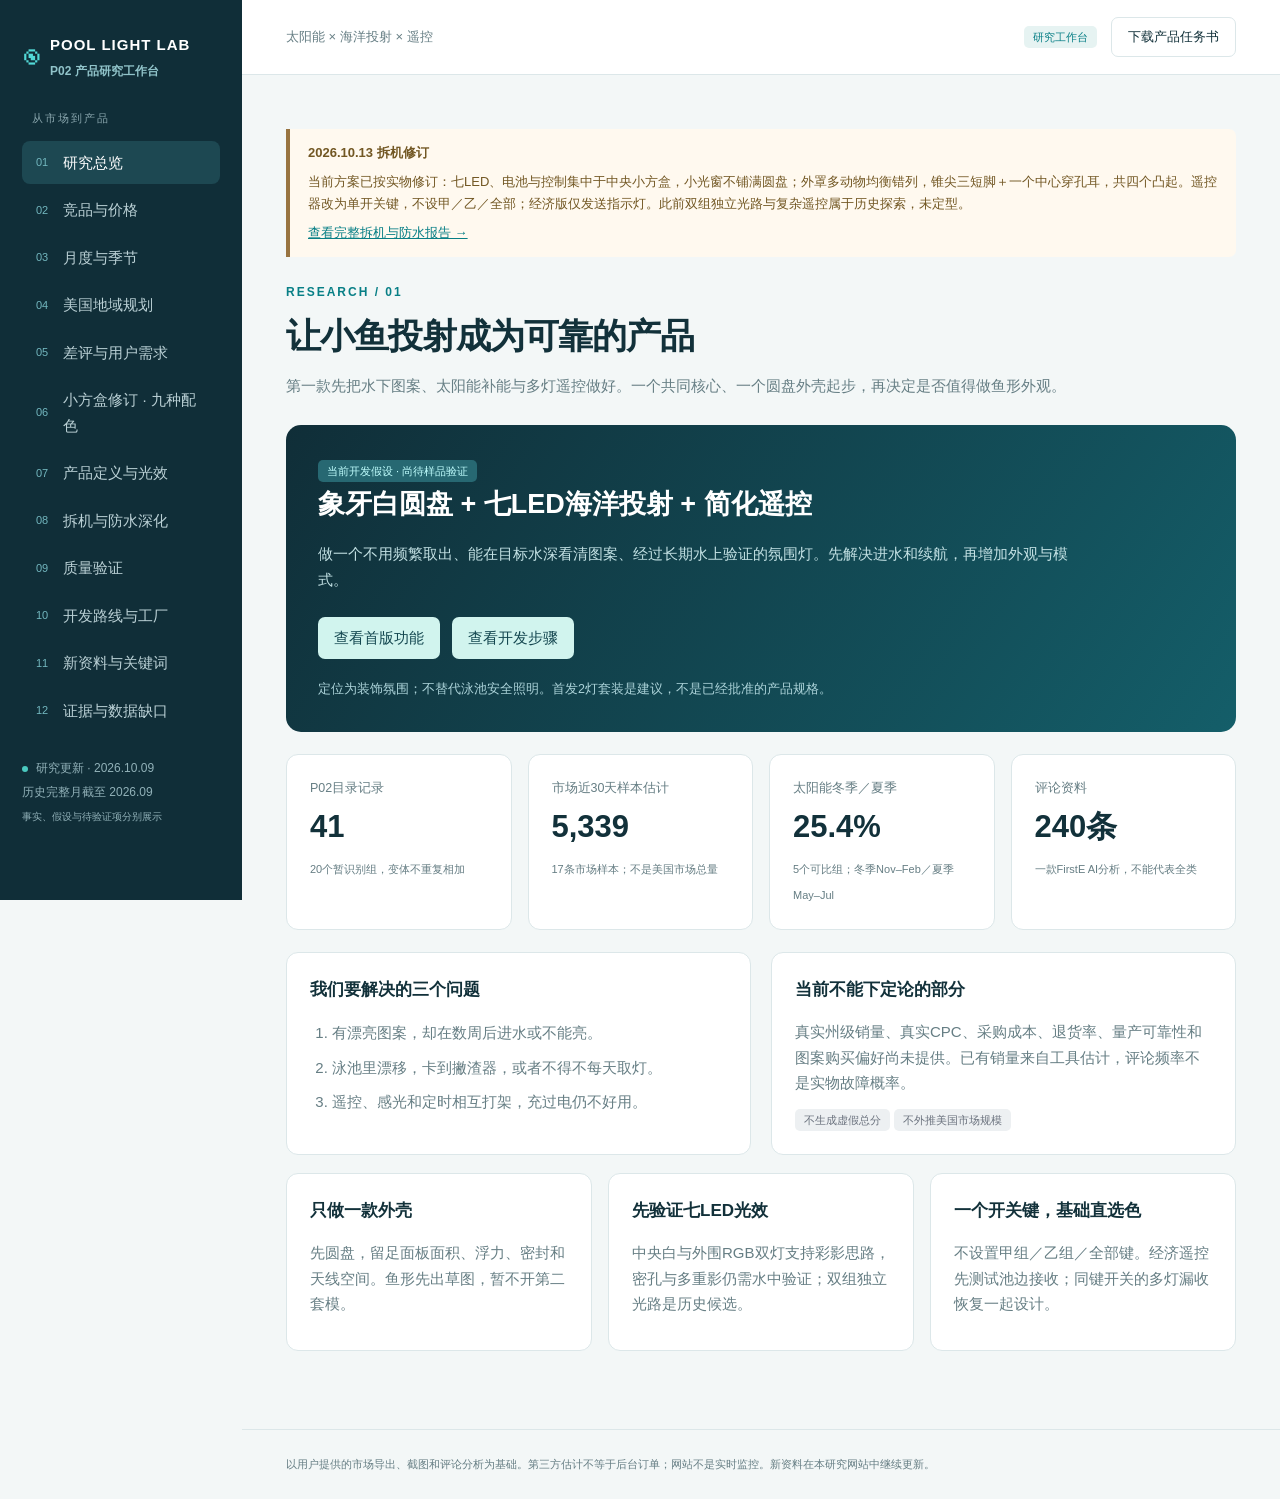
<file: index.html>
<!doctype html><html lang="zh-CN"><head><meta charset="utf-8"><meta name="viewport" content="width=device-width,initial-scale=1"><title>P02 · 太阳能投射泳池灯研究</title><meta name="description" content="P02泳池灯的市场、季节、评论、产品定义与质量验证研究工作台。"><link rel="stylesheet" href="style.css"></head><body>
<aside class="sidebar"><a class="brand" href="#overview"><span class="brandmark">◉</span><strong>POOL LIGHT LAB<small>P02 产品研究工作台</small></strong></a><div class="navlabel">从市场到产品</div><nav id="navigation"></nav><div class="sidebarfoot"><span class="dot"></span>研究更新 · 2026.10.09<br>历史完整月截至 2026.09<br><small>事实、假设与待验证项分别展示</small></div></aside>
<main><header class="topbar"><span>太阳能 × 海洋投射 × 遥控</span><div><span class="pill">研究工作台</span> <button id="exportBrief" class="ghost">下载产品任务书</button></div></header><div id="app" aria-live="polite"></div><footer>以用户提供的市场导出、截图和评论分析为基础。第三方估计不等于后台订单；网站不是实时监控。新资料在本研究网站中继续更新。</footer></main>
<dialog id="imageDialog"><button id="closeImage" aria-label="关闭图片">×</button><img id="largeImage" alt="竞品原始截图"></dialog><div id="toast" role="status"></div>
<script src="content.js"></script><script src="app.js"></script><script src="climate.js"></script><script src="concepts-v3.js"></script><script src="teardown.js"></script></body></html>
</file>
<file: style.css>
:root{--ink:#12313a;--muted:#667e84;--teal:#087f86;--sea:#0fa6ad;--nav:#102e38;--line:#dce7e9;--paper:#f3f7f7;--amber:#996321;--red:#ba4945}*{box-sizing:border-box}html{scroll-behavior:smooth}body{margin:0;color:var(--ink);background:var(--paper);font:15px/1.7 "Segoe UI","Microsoft YaHei",sans-serif}button,input,select{font:inherit}button,select{cursor:pointer}a{color:var(--teal)}button:focus-visible,a:focus-visible,input:focus-visible,select:focus-visible{outline:3px solid #ffc45b;outline-offset:3px}.sidebar{position:fixed;inset:0 auto 0 0;width:242px;padding:32px 22px;background:var(--nav);color:#bad0d5;z-index:5}.brand{color:white;text-decoration:none;display:flex;gap:10px;align-items:center;line-height:1.4}.brand strong{font-size:15px;letter-spacing:1px}.brand small{display:block;letter-spacing:0;font-size:12px;color:#91c4ca;margin-top:8px}.brandmark{font-size:35px;color:#52d9d7}.navlabel{margin:42px 10px 13px;font-size:11px;color:#89a6ad;letter-spacing:2px}nav a{display:flex;align-items:center;gap:15px;padding:12px 14px;color:#bad0d5;text-decoration:none;border-radius:8px;margin:4px 0}nav a.active{background:#1d4852;color:#fff}nav a span{font-size:11px;color:#73b7bf}.sidebarfoot{position:absolute;bottom:26px;font-size:12px;line-height:2;color:#91b1b8}.sidebarfoot small{font-size:10px}.dot{display:inline-block;width:6px;height:6px;border-radius:50%;background:#4ac9bf;margin-right:8px}main{margin-left:242px}.topbar{height:75px;background:#fff;border-bottom:1px solid var(--line);display:flex;align-items:center;justify-content:space-between;padding:0 44px;color:var(--muted);font-size:13px}.topbar div{display:flex;gap:14px;align-items:center}#app{max-width:1450px;margin:auto;padding:38px 44px 60px}.eyebrow{color:var(--teal);font-size:12px;letter-spacing:2px;font-weight:700}.title{font-size:35px;line-height:1.35;letter-spacing:-1px;margin:9px 0 14px}.subtitle{color:var(--muted);max-width:900px;margin:0 0 26px}.pill,.tag{display:inline-block;border-radius:5px;background:#e6f3f2;color:var(--teal);padding:2px 9px;font-size:11px}.tag.assumption{background:#fff2d7;color:#8a6028}.tag.missing{background:#edf0f2;color:#6b727e}.tag.risk{background:#fff0ec;color:#a84237}button{border:0;border-radius:7px;padding:8px 16px;background:var(--teal);color:white}button.ghost{background:white;color:var(--ink);border:1px solid var(--line)}button:disabled{opacity:.5;cursor:default}.hero{position:relative;padding:32px;background:linear-gradient(125deg,#102e38,#145e69);border-radius:15px;color:white;overflow:hidden}.hero h2{font-size:27px;margin:0 0 13px}.hero p{max-width:760px;color:#c3e1e4;margin:0}.hero .pill{background:#276872;color:#c1ffff}.hero .actions{display:flex;gap:12px;flex-wrap:wrap;margin-top:25px}.hero button{background:#d1f4ee;color:#144750}.hero small{display:block;margin-top:20px;color:#acd3d9}.metrics{display:grid;grid-template-columns:repeat(4,minmax(0,1fr));gap:16px;margin:22px 0}.metric,.card{background:#fff;border:1px solid var(--line);border-radius:12px;padding:23px}.metric small{color:var(--muted);display:block}.metric strong{display:block;font-size:31px;line-height:1.3;margin:8px 0;color:var(--ink)}.metric em{font-style:normal;font-size:11px;color:var(--muted)}h2{font-size:22px;margin:29px 0 16px}h3{font-size:17px;margin:0 0 14px}p{margin:10px 0}.grid2{display:grid;grid-template-columns:1fr 1fr;gap:20px}.grid3{display:grid;grid-template-columns:repeat(3,1fr);gap:16px}.card{margin-bottom:18px}.card p{color:var(--muted)}.notice{border-left:3px solid #d4a452;background:#fff8e9;color:#725723;padding:13px 18px;font-size:13px;margin:16px 0 22px;border-radius:0 7px 7px 0}.notice.teal{background:#e7f5f2;border-color:#25a096;color:#246267}.controls{display:flex;gap:14px;flex-wrap:wrap;align-items:center;margin:0 0 20px}.controls label{font-size:12px;color:var(--muted)}select,input[type=search],input[type=number]{border:1px solid var(--line);border-radius:6px;padding:8px 10px;background:white;color:var(--ink)}input[type=search]{min-width:260px}input[type=range]{accent-color:var(--teal);width:100%;cursor:grab}.sliderbar{display:flex;gap:16px;align-items:center;padding:15px 0}.sliderbar strong{white-space:nowrap;font-size:24px;color:var(--teal)}.chart{width:100%;display:block;min-height:230px}.chart text{fill:#768e95;font:12px "Microsoft YaHei",sans-serif}.chart .hit{cursor:pointer}.chart .hit:hover{fill:#d3f3ef}.chart .axis{stroke:#e8eff0}.tablewrap{overflow:auto;border:1px solid var(--line);border-radius:9px}table{width:100%;border-collapse:collapse;font-size:13px;background:white}th{background:#edf4f4;color:#45636d;text-align:left;font-weight:600;white-space:nowrap}td,th{padding:12px 14px;border-bottom:1px solid var(--line);vertical-align:top}td{min-width:85px}tr:last-child td{border:0}tbody tr:hover{background:#f8fbfb}td.titlecell{min-width:300px;max-width:430px}td small{display:block;color:var(--muted)}.num{font-variant-numeric:tabular-nums;font-weight:600}.imagecard img{width:100%;height:260px;object-fit:contain;background:#fff;cursor:zoom-in}.imagecard .facts{padding-top:15px;font-size:13px}.imagecard strong{display:block;font-size:16px}.source{font-size:11px;color:var(--muted);margin-top:12px}.flow{display:flex;align-items:stretch;gap:10px;margin:20px 0;flex-wrap:wrap}.flow span{padding:12px 16px;border:1px solid var(--line);border-radius:7px;background:#fff;flex:1;text-align:center;min-width:100px}.flow b{align-self:center;color:#69a0a7}.checklist{padding-left:22px;color:var(--muted)}.checklist li{margin:9px 0}.barrow{display:grid;grid-template-columns:150px 1fr 72px;gap:14px;align-items:center;font-size:13px;margin:14px 0}.bartrack{height:12px;background:#f0f3f3;border-radius:3px;overflow:hidden}.barfill{height:100%;background:#b75a4b;border-radius:3px}.barfill.positive{background:var(--teal)}.map{display:grid;grid-template-columns:repeat(12,1fr);grid-template-rows:repeat(8,42px);gap:5px;margin:15px 0 24px}.state{padding:0;position:relative;border:1px solid #d2e2e5;background:#e7edef;color:#728990;font-size:12px;font-weight:600;border-radius:5px}.state.selected{outline:3px solid #0c7680;outline-offset:1px}.state.active{background:#1e918f;color:white}.state.start{background:#83c9b9;color:#144f4a}.state.close{background:#dcbe83;color:#6d4e21}.state.off{background:#e9eff0;color:#7c969c}.legend{display:flex;flex-wrap:wrap;gap:17px;font-size:11px;color:var(--muted)}.legend i{display:inline-block;width:12px;height:12px;background:#e9eff0;vertical-align:middle;margin-right:5px;border-radius:2px}.statepanel{background:#f5f9f9;border-radius:8px;padding:17px}.statemini{display:grid;grid-template-columns:repeat(12,1fr);gap:3px;margin:12px 0}.statemini span{padding:6px 0;text-align:center;border-radius:3px;background:#e9eff0;font-size:10px}.statemini span.on{background:#1e918f;color:white}.optical{position:relative;background:linear-gradient(#12363f,#085f70);border-radius:10px;overflow:hidden;min-height:300px;padding:20px}.optical svg{width:100%;height:270px}.optical .a{color:#ed6261}.optical .b{color:#55d7c5}.optical .mode-b .a{opacity:.12}.optical .mode-a .b{opacity:.12}.optical .mode-flow .a{animation:shiftA 10s infinite}.optical .mode-flow .b{animation:shiftB 10s infinite}@keyframes shiftA{0%,100%{opacity:1}50%{opacity:.12}}@keyframes shiftB{0%,100%{opacity:.12}50%{opacity:1}}.formgrid{display:grid;grid-template-columns:1fr 1fr;gap:13px}.formgrid label{color:var(--muted);font-size:12px}.formgrid input{display:block;width:100%;margin-top:4px}.result{background:#e8f5f1;padding:18px;border-radius:9px;font-size:13px;margin-top:16px}.result strong{display:block;font-size:27px;color:var(--teal)}.step{position:relative;padding-left:49px;margin-bottom:25px}.step .number{position:absolute;left:0;top:0;width:30px;height:30px;background:#daeeed;color:var(--teal);border-radius:50%;display:grid;place-content:center;font-size:12px;font-weight:700}.step h3{margin-bottom:6px}.step p{margin:0;color:var(--muted);font-size:14px}.step .gate{margin-top:9px;background:#fff6e4;padding:9px 12px;border-radius:5px;color:#836528;font-size:12px}details{border-bottom:1px solid var(--line);padding:15px 0}summary{font-weight:600;cursor:pointer}details p{font-size:14px;color:var(--muted)}.progress{display:flex;gap:8px;flex-wrap:wrap}.progress span{background:#eef3f4;padding:5px 12px;font-size:12px;border-radius:5px}.progress span.done{background:#d9ede7;color:#277259}footer{padding:25px 44px;border-top:1px solid var(--line);font-size:11px;color:var(--muted)}dialog{width:min(95vw,1100px);padding:20px;border:0;border-radius:12px;background:#fff}dialog::backdrop{background:#001d2bbb}dialog img{width:100%;height:85vh;object-fit:contain}dialog button{position:absolute;right:14px;top:14px;font-size:22px}#toast{position:fixed;bottom:25px;left:50%;transform:translateX(-50%);background:#143f49;color:#fff;padding:10px 20px;border-radius:7px;display:none;z-index:20}.empty{padding:40px;color:var(--muted);text-align:center}.note{color:var(--muted);font-size:12px}.controlbox{background:#edf6f5;padding:17px;border-radius:9px}.tabs{display:flex;gap:8px;flex-wrap:wrap;margin-bottom:16px}.tabs button{background:#e8eff0;color:#506b73}.tabs button.active{background:var(--teal);color:white}.badgecount{font-size:12px;color:#719399}.sectioncopy{max-width:980px;line-height:1.95}.sectioncopy h3{margin-top:24px}.radiofake{font-size:12px;color:var(--amber)}.narrow{max-width:1020px}
@media(min-width:1600px){.map{grid-template-rows:repeat(8,50px)}}@media(max-width:1120px){.sidebar{width:200px;padding:25px 14px}main{margin-left:200px}.topbar{padding:0 25px}#app{padding:28px 25px}.metrics{grid-template-columns:repeat(2,1fr)}.grid3{grid-template-columns:1fr}.grid2{grid-template-columns:1fr}.imagecard img{height:320px}.title{font-size:29px}}@media(max-width:700px){.sidebar{position:relative;width:100%;padding:18px}.sidebar .navlabel,.sidebarfoot{display:none}nav{display:flex;overflow:auto;margin-top:13px;gap:4px}nav a{white-space:nowrap;padding:7px 10px;font-size:12px}nav a span{display:none}main{margin-left:0}.topbar{height:62px;padding:0 18px}.topbar>span{display:none}#app{padding:23px 18px}.title{font-size:27px}.hero{padding:23px}.hero h2{font-size:23px}.metrics{gap:9px}.metric{padding:16px}.metric strong{font-size:26px}.card{padding:17px}.map{grid-template-rows:repeat(8,28px);gap:3px}.state{font-size:9px}.barrow{grid-template-columns:110px 1fr 55px;gap:8px}.formgrid{grid-template-columns:1fr}footer{padding:20px}.chart{min-height:180px}.sliderbar strong{font-size:19px}.topbar div{gap:9px}.grid3 .imagecard img{height:300px}}
.geoLayout{display:grid;grid-template-columns:minmax(0,2fr) minmax(260px,1fr);gap:20px}.climateMap{width:100%;height:auto;min-height:280px}.climateMap path{cursor:pointer;transition:fill .25s}.climateMap path:hover,.climateMap path:focus{stroke:#152c48;stroke-width:3;outline:none}.climateMap text{font-size:12px;fill:#687586}.geoGradient{display:inline-block;width:140px;height:12px;background:linear-gradient(90deg,hsl(218 55% 86%),hsl(123 65% 65%),hsl(28 70% 46%));vertical-align:middle}.controls input[type=range]{min-width:180px;flex:1}@media(max-width:1000px){.geoLayout{grid-template-columns:1fr}}
@media(min-width:701px){.sidebar{overflow-y:auto}.sidebarfoot{position:static;margin-top:24px}.navlabel{margin-top:28px}nav a{padding-top:9px;padding-bottom:9px}}
.conceptBoard img{display:block;width:100%;height:auto;cursor:zoom-in;border-radius:8px;margin-top:15px}.conceptHeading{display:flex;justify-content:space-between;gap:20px;align-items:start}.conceptHeading h2{margin:7px 0}.conceptDownload{white-space:nowrap}.conceptLinks{display:flex;gap:8px;flex-wrap:wrap;margin:20px 0}.conceptLinks a{background:#e0efef;padding:6px 12px;text-decoration:none;border-radius:6px}.conceptBoard{scroll-margin-top:20px}.conceptHeading p{margin:0}@media(max-width:700px){.conceptHeading{display:block}.conceptDownload{display:inline-block;margin-top:10px}}
.td-revision{border-left:4px solid #987441;background:#fff9ef;margin-bottom:25px}.td-revision p{margin:7px 0}.td-hero{display:grid;grid-template-columns:1fr 180px;gap:30px;padding:35px;background:#153e46;color:#eef6f5;border-radius:12px;margin:25px 0}.td-hero h2{font-size:30px;line-height:1.4;color:#fff}.td-hero a{color:#daf2ed}.td-count{display:flex;flex-direction:column;justify-content:center;border-left:1px solid #4c7076;padding-left:30px}.td-count strong{font:88px/1 Georgia,serif;color:#e3c893}.td-count small{margin-top:14px;line-height:1.6}.td-evidence{display:grid;grid-template-columns:repeat(3,minmax(0,1fr));gap:15px}.td-evidence figure{margin:0;border:1px solid var(--line);border-radius:8px;overflow:hidden}.td-evidence img{display:block;width:100%;height:230px;object-fit:contain;background:#f2eee7;cursor:zoom-in}.td-evidence figcaption{padding:14px;font-size:13px}.td-evidence figcaption span{display:block;color:var(--muted);margin-top:5px}.td-section{scroll-margin-top:20px;line-height:1.9}.td-section h2{font-size:24px;border-bottom:1px solid var(--line);padding-bottom:13px}.td-section h3{margin-top:26px}.td-section p{max-width:1020px}.td-section td{min-width:130px}.td-section[hidden]{display:none}.td-toc input{width:100%;margin:10px 0}.td-toc .conceptLinks a{font-size:13px}.td-history img{width:100%;height:auto;cursor:zoom-in}.td-history article{margin-top:28px}.td-ledlayout{display:grid;grid-template-columns:250px 1fr;gap:30px;align-items:center}.td-ledboard{width:230px;height:230px;position:relative;border:6px solid #d9e3e3;background:#f2f5f3;border-radius:50%;margin:15px auto}.td-led{position:absolute;width:36px;height:36px;display:grid;place-items:center;border-radius:7px;background:#c1cecc;color:#475e5c;font-size:12px;transform:translate(-50%,-50%);left:50%;top:50%}.td-led.red.lit{background:#ec6161;color:#fff;box-shadow:0 0 18px #eb6767}.td-led.green.lit{background:#29b06d;color:#fff;box-shadow:0 0 18px #4dc592}.td-led.blue.lit{background:#4a82dc;color:#fff;box-shadow:0 0 18px #709ce6}.td-led.white.lit{background:#fff7d0;box-shadow:0 0 20px #fff0a8}.td-led.pos0{top:18%}.td-led.pos1{top:34%;left:80%}.td-led.pos2{top:66%;left:80%}.td-led.pos3{top:82%}.td-led.pos4{top:66%;left:20%}.td-led.pos5{top:34%;left:20%}@media(max-width:900px){.td-evidence{grid-template-columns:repeat(2,minmax(0,1fr))}.td-ledlayout{grid-template-columns:1fr}.td-hero{grid-template-columns:1fr}.td-count{flex-direction:row;align-items:center;gap:20px;border:0;border-top:1px solid #4c7076;padding:20px 0 0}}@media(max-width:550px){.td-evidence{grid-template-columns:1fr}.td-hero{padding:23px}.td-hero h2{font-size:25px}.td-count strong{font-size:60px}.td-section h2{font-size:21px}}
</file>
<file: P02-GitHub-Website/style.css>
:root{--ink:#12313a;--muted:#667e84;--teal:#087f86;--sea:#0fa6ad;--nav:#102e38;--line:#dce7e9;--paper:#f3f7f7;--amber:#996321;--red:#ba4945}*{box-sizing:border-box}html{scroll-behavior:smooth}body{margin:0;color:var(--ink);background:var(--paper);font:15px/1.7 "Segoe UI","Microsoft YaHei",sans-serif}button,input,select{font:inherit}button,select{cursor:pointer}a{color:var(--teal)}button:focus-visible,a:focus-visible,input:focus-visible,select:focus-visible{outline:3px solid #ffc45b;outline-offset:3px}.sidebar{position:fixed;inset:0 auto 0 0;width:242px;padding:32px 22px;background:var(--nav);color:#bad0d5;z-index:5}.brand{color:white;text-decoration:none;display:flex;gap:10px;align-items:center;line-height:1.4}.brand strong{font-size:15px;letter-spacing:1px}.brand small{display:block;letter-spacing:0;font-size:12px;color:#91c4ca;margin-top:8px}.brandmark{font-size:35px;color:#52d9d7}.navlabel{margin:42px 10px 13px;font-size:11px;color:#89a6ad;letter-spacing:2px}nav a{display:flex;align-items:center;gap:15px;padding:12px 14px;color:#bad0d5;text-decoration:none;border-radius:8px;margin:4px 0}nav a.active{background:#1d4852;color:#fff}nav a span{font-size:11px;color:#73b7bf}.sidebarfoot{position:absolute;bottom:26px;font-size:12px;line-height:2;color:#91b1b8}.sidebarfoot small{font-size:10px}.dot{display:inline-block;width:6px;height:6px;border-radius:50%;background:#4ac9bf;margin-right:8px}main{margin-left:242px}.topbar{height:75px;background:#fff;border-bottom:1px solid var(--line);display:flex;align-items:center;justify-content:space-between;padding:0 44px;color:var(--muted);font-size:13px}.topbar div{display:flex;gap:14px;align-items:center}#app{max-width:1450px;margin:auto;padding:38px 44px 60px}.eyebrow{color:var(--teal);font-size:12px;letter-spacing:2px;font-weight:700}.title{font-size:35px;line-height:1.35;letter-spacing:-1px;margin:9px 0 14px}.subtitle{color:var(--muted);max-width:900px;margin:0 0 26px}.pill,.tag{display:inline-block;border-radius:5px;background:#e6f3f2;color:var(--teal);padding:2px 9px;font-size:11px}.tag.assumption{background:#fff2d7;color:#8a6028}.tag.missing{background:#edf0f2;color:#6b727e}.tag.risk{background:#fff0ec;color:#a84237}button{border:0;border-radius:7px;padding:8px 16px;background:var(--teal);color:white}button.ghost{background:white;color:var(--ink);border:1px solid var(--line)}button:disabled{opacity:.5;cursor:default}.hero{position:relative;padding:32px;background:linear-gradient(125deg,#102e38,#145e69);border-radius:15px;color:white;overflow:hidden}.hero h2{font-size:27px;margin:0 0 13px}.hero p{max-width:760px;color:#c3e1e4;margin:0}.hero .pill{background:#276872;color:#c1ffff}.hero .actions{display:flex;gap:12px;flex-wrap:wrap;margin-top:25px}.hero button{background:#d1f4ee;color:#144750}.hero small{display:block;margin-top:20px;color:#acd3d9}.metrics{display:grid;grid-template-columns:repeat(4,minmax(0,1fr));gap:16px;margin:22px 0}.metric,.card{background:#fff;border:1px solid var(--line);border-radius:12px;padding:23px}.metric small{color:var(--muted);display:block}.metric strong{display:block;font-size:31px;line-height:1.3;margin:8px 0;color:var(--ink)}.metric em{font-style:normal;font-size:11px;color:var(--muted)}h2{font-size:22px;margin:29px 0 16px}h3{font-size:17px;margin:0 0 14px}p{margin:10px 0}.grid2{display:grid;grid-template-columns:1fr 1fr;gap:20px}.grid3{display:grid;grid-template-columns:repeat(3,1fr);gap:16px}.card{margin-bottom:18px}.card p{color:var(--muted)}.notice{border-left:3px solid #d4a452;background:#fff8e9;color:#725723;padding:13px 18px;font-size:13px;margin:16px 0 22px;border-radius:0 7px 7px 0}.notice.teal{background:#e7f5f2;border-color:#25a096;color:#246267}.controls{display:flex;gap:14px;flex-wrap:wrap;align-items:center;margin:0 0 20px}.controls label{font-size:12px;color:var(--muted)}select,input[type=search],input[type=number]{border:1px solid var(--line);border-radius:6px;padding:8px 10px;background:white;color:var(--ink)}input[type=search]{min-width:260px}input[type=range]{accent-color:var(--teal);width:100%;cursor:grab}.sliderbar{display:flex;gap:16px;align-items:center;padding:15px 0}.sliderbar strong{white-space:nowrap;font-size:24px;color:var(--teal)}.chart{width:100%;display:block;min-height:230px}.chart text{fill:#768e95;font:12px "Microsoft YaHei",sans-serif}.chart .hit{cursor:pointer}.chart .hit:hover{fill:#d3f3ef}.chart .axis{stroke:#e8eff0}.tablewrap{overflow:auto;border:1px solid var(--line);border-radius:9px}table{width:100%;border-collapse:collapse;font-size:13px;background:white}th{background:#edf4f4;color:#45636d;text-align:left;font-weight:600;white-space:nowrap}td,th{padding:12px 14px;border-bottom:1px solid var(--line);vertical-align:top}td{min-width:85px}tr:last-child td{border:0}tbody tr:hover{background:#f8fbfb}td.titlecell{min-width:300px;max-width:430px}td small{display:block;color:var(--muted)}.num{font-variant-numeric:tabular-nums;font-weight:600}.imagecard img{width:100%;height:260px;object-fit:contain;background:#fff;cursor:zoom-in}.imagecard .facts{padding-top:15px;font-size:13px}.imagecard strong{display:block;font-size:16px}.source{font-size:11px;color:var(--muted);margin-top:12px}.flow{display:flex;align-items:stretch;gap:10px;margin:20px 0;flex-wrap:wrap}.flow span{padding:12px 16px;border:1px solid var(--line);border-radius:7px;background:#fff;flex:1;text-align:center;min-width:100px}.flow b{align-self:center;color:#69a0a7}.checklist{padding-left:22px;color:var(--muted)}.checklist li{margin:9px 0}.barrow{display:grid;grid-template-columns:150px 1fr 72px;gap:14px;align-items:center;font-size:13px;margin:14px 0}.bartrack{height:12px;background:#f0f3f3;border-radius:3px;overflow:hidden}.barfill{height:100%;background:#b75a4b;border-radius:3px}.barfill.positive{background:var(--teal)}.map{display:grid;grid-template-columns:repeat(12,1fr);grid-template-rows:repeat(8,42px);gap:5px;margin:15px 0 24px}.state{padding:0;position:relative;border:1px solid #d2e2e5;background:#e7edef;color:#728990;font-size:12px;font-weight:600;border-radius:5px}.state.selected{outline:3px solid #0c7680;outline-offset:1px}.state.active{background:#1e918f;color:white}.state.start{background:#83c9b9;color:#144f4a}.state.close{background:#dcbe83;color:#6d4e21}.state.off{background:#e9eff0;color:#7c969c}.legend{display:flex;flex-wrap:wrap;gap:17px;font-size:11px;color:var(--muted)}.legend i{display:inline-block;width:12px;height:12px;background:#e9eff0;vertical-align:middle;margin-right:5px;border-radius:2px}.statepanel{background:#f5f9f9;border-radius:8px;padding:17px}.statemini{display:grid;grid-template-columns:repeat(12,1fr);gap:3px;margin:12px 0}.statemini span{padding:6px 0;text-align:center;border-radius:3px;background:#e9eff0;font-size:10px}.statemini span.on{background:#1e918f;color:white}.optical{position:relative;background:linear-gradient(#12363f,#085f70);border-radius:10px;overflow:hidden;min-height:300px;padding:20px}.optical svg{width:100%;height:270px}.optical .a{color:#ed6261}.optical .b{color:#55d7c5}.optical .mode-b .a{opacity:.12}.optical .mode-a .b{opacity:.12}.optical .mode-flow .a{animation:shiftA 10s infinite}.optical .mode-flow .b{animation:shiftB 10s infinite}@keyframes shiftA{0%,100%{opacity:1}50%{opacity:.12}}@keyframes shiftB{0%,100%{opacity:.12}50%{opacity:1}}.formgrid{display:grid;grid-template-columns:1fr 1fr;gap:13px}.formgrid label{color:var(--muted);font-size:12px}.formgrid input{display:block;width:100%;margin-top:4px}.result{background:#e8f5f1;padding:18px;border-radius:9px;font-size:13px;margin-top:16px}.result strong{display:block;font-size:27px;color:var(--teal)}.step{position:relative;padding-left:49px;margin-bottom:25px}.step .number{position:absolute;left:0;top:0;width:30px;height:30px;background:#daeeed;color:var(--teal);border-radius:50%;display:grid;place-content:center;font-size:12px;font-weight:700}.step h3{margin-bottom:6px}.step p{margin:0;color:var(--muted);font-size:14px}.step .gate{margin-top:9px;background:#fff6e4;padding:9px 12px;border-radius:5px;color:#836528;font-size:12px}details{border-bottom:1px solid var(--line);padding:15px 0}summary{font-weight:600;cursor:pointer}details p{font-size:14px;color:var(--muted)}.progress{display:flex;gap:8px;flex-wrap:wrap}.progress span{background:#eef3f4;padding:5px 12px;font-size:12px;border-radius:5px}.progress span.done{background:#d9ede7;color:#277259}footer{padding:25px 44px;border-top:1px solid var(--line);font-size:11px;color:var(--muted)}dialog{width:min(95vw,1100px);padding:20px;border:0;border-radius:12px;background:#fff}dialog::backdrop{background:#001d2bbb}dialog img{width:100%;height:85vh;object-fit:contain}dialog button{position:absolute;right:14px;top:14px;font-size:22px}#toast{position:fixed;bottom:25px;left:50%;transform:translateX(-50%);background:#143f49;color:#fff;padding:10px 20px;border-radius:7px;display:none;z-index:20}.empty{padding:40px;color:var(--muted);text-align:center}.note{color:var(--muted);font-size:12px}.controlbox{background:#edf6f5;padding:17px;border-radius:9px}.tabs{display:flex;gap:8px;flex-wrap:wrap;margin-bottom:16px}.tabs button{background:#e8eff0;color:#506b73}.tabs button.active{background:var(--teal);color:white}.badgecount{font-size:12px;color:#719399}.sectioncopy{max-width:980px;line-height:1.95}.sectioncopy h3{margin-top:24px}.radiofake{font-size:12px;color:var(--amber)}.narrow{max-width:1020px}
@media(min-width:1600px){.map{grid-template-rows:repeat(8,50px)}}@media(max-width:1120px){.sidebar{width:200px;padding:25px 14px}main{margin-left:200px}.topbar{padding:0 25px}#app{padding:28px 25px}.metrics{grid-template-columns:repeat(2,1fr)}.grid3{grid-template-columns:1fr}.grid2{grid-template-columns:1fr}.imagecard img{height:320px}.title{font-size:29px}}@media(max-width:700px){.sidebar{position:relative;width:100%;padding:18px}.sidebar .navlabel,.sidebarfoot{display:none}nav{display:flex;overflow:auto;margin-top:13px;gap:4px}nav a{white-space:nowrap;padding:7px 10px;font-size:12px}nav a span{display:none}main{margin-left:0}.topbar{height:62px;padding:0 18px}.topbar>span{display:none}#app{padding:23px 18px}.title{font-size:27px}.hero{padding:23px}.hero h2{font-size:23px}.metrics{gap:9px}.metric{padding:16px}.metric strong{font-size:26px}.card{padding:17px}.map{grid-template-rows:repeat(8,28px);gap:3px}.state{font-size:9px}.barrow{grid-template-columns:110px 1fr 55px;gap:8px}.formgrid{grid-template-columns:1fr}footer{padding:20px}.chart{min-height:180px}.sliderbar strong{font-size:19px}.topbar div{gap:9px}.grid3 .imagecard img{height:300px}}
.geoLayout{display:grid;grid-template-columns:minmax(0,2fr) minmax(260px,1fr);gap:20px}.climateMap{width:100%;height:auto;min-height:280px}.climateMap path{cursor:pointer;transition:fill .25s}.climateMap path:hover,.climateMap path:focus{stroke:#152c48;stroke-width:3;outline:none}.climateMap text{font-size:12px;fill:#687586}.geoGradient{display:inline-block;width:140px;height:12px;background:linear-gradient(90deg,hsl(218 55% 86%),hsl(123 65% 65%),hsl(28 70% 46%));vertical-align:middle}.controls input[type=range]{min-width:180px;flex:1}@media(max-width:1000px){.geoLayout{grid-template-columns:1fr}}
@media(min-width:701px){.sidebar{overflow-y:auto}.sidebarfoot{position:static;margin-top:24px}.navlabel{margin-top:28px}nav a{padding-top:9px;padding-bottom:9px}}
.conceptBoard img{display:block;width:100%;height:auto;cursor:zoom-in;border-radius:8px;margin-top:15px}.conceptHeading{display:flex;justify-content:space-between;gap:20px;align-items:start}.conceptHeading h2{margin:7px 0}.conceptDownload{white-space:nowrap}.conceptLinks{display:flex;gap:8px;flex-wrap:wrap;margin:20px 0}.conceptLinks a{background:#e0efef;padding:6px 12px;text-decoration:none;border-radius:6px}.conceptBoard{scroll-margin-top:20px}.conceptHeading p{margin:0}@media(max-width:700px){.conceptHeading{display:block}.conceptDownload{display:inline-block;margin-top:10px}}
.td-revision{border-left:4px solid #987441;background:#fff9ef;margin-bottom:25px}.td-revision p{margin:7px 0}.td-hero{display:grid;grid-template-columns:1fr 180px;gap:30px;padding:35px;background:#153e46;color:#eef6f5;border-radius:12px;margin:25px 0}.td-hero h2{font-size:30px;line-height:1.4;color:#fff}.td-hero a{color:#daf2ed}.td-count{display:flex;flex-direction:column;justify-content:center;border-left:1px solid #4c7076;padding-left:30px}.td-count strong{font:88px/1 Georgia,serif;color:#e3c893}.td-count small{margin-top:14px;line-height:1.6}.td-evidence{display:grid;grid-template-columns:repeat(3,minmax(0,1fr));gap:15px}.td-evidence figure{margin:0;border:1px solid var(--line);border-radius:8px;overflow:hidden}.td-evidence img{display:block;width:100%;height:230px;object-fit:contain;background:#f2eee7;cursor:zoom-in}.td-evidence figcaption{padding:14px;font-size:13px}.td-evidence figcaption span{display:block;color:var(--muted);margin-top:5px}.td-section{scroll-margin-top:20px;line-height:1.9}.td-section h2{font-size:24px;border-bottom:1px solid var(--line);padding-bottom:13px}.td-section h3{margin-top:26px}.td-section p{max-width:1020px}.td-section td{min-width:130px}.td-section[hidden]{display:none}.td-toc input{width:100%;margin:10px 0}.td-toc .conceptLinks a{font-size:13px}.td-history img{width:100%;height:auto;cursor:zoom-in}.td-history article{margin-top:28px}.td-ledlayout{display:grid;grid-template-columns:250px 1fr;gap:30px;align-items:center}.td-ledboard{width:230px;height:230px;position:relative;border:6px solid #d9e3e3;background:#f2f5f3;border-radius:50%;margin:15px auto}.td-led{position:absolute;width:36px;height:36px;display:grid;place-items:center;border-radius:7px;background:#c1cecc;color:#475e5c;font-size:12px;transform:translate(-50%,-50%);left:50%;top:50%}.td-led.red.lit{background:#ec6161;color:#fff;box-shadow:0 0 18px #eb6767}.td-led.green.lit{background:#29b06d;color:#fff;box-shadow:0 0 18px #4dc592}.td-led.blue.lit{background:#4a82dc;color:#fff;box-shadow:0 0 18px #709ce6}.td-led.white.lit{background:#fff7d0;box-shadow:0 0 20px #fff0a8}.td-led.pos0{top:18%}.td-led.pos1{top:34%;left:80%}.td-led.pos2{top:66%;left:80%}.td-led.pos3{top:82%}.td-led.pos4{top:66%;left:20%}.td-led.pos5{top:34%;left:20%}@media(max-width:900px){.td-evidence{grid-template-columns:repeat(2,minmax(0,1fr))}.td-ledlayout{grid-template-columns:1fr}.td-hero{grid-template-columns:1fr}.td-count{flex-direction:row;align-items:center;gap:20px;border:0;border-top:1px solid #4c7076;padding:20px 0 0}}@media(max-width:550px){.td-evidence{grid-template-columns:1fr}.td-hero{padding:23px}.td-hero h2{font-size:25px}.td-count strong{font-size:60px}.td-section h2{font-size:21px}}
</file>
